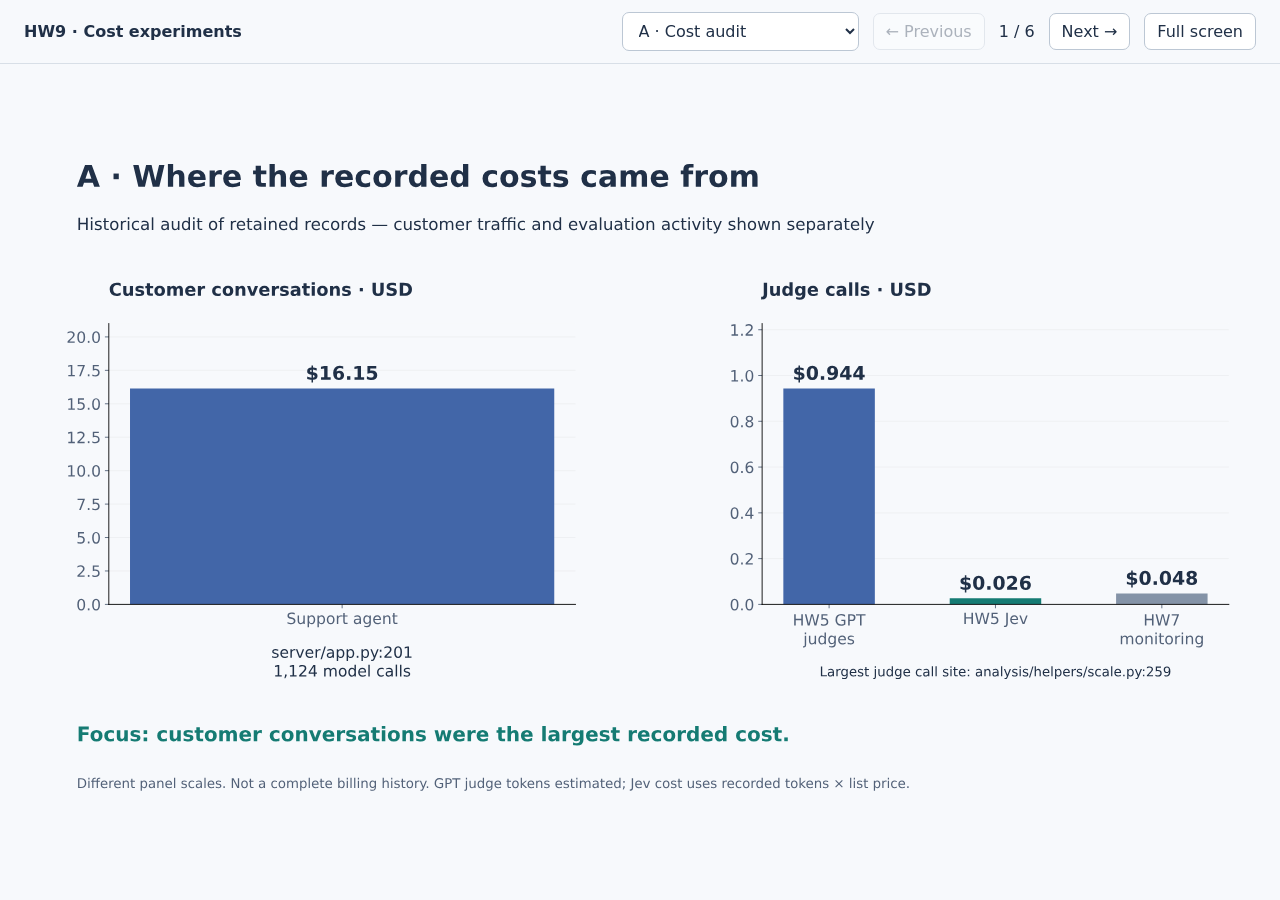
<file: profile/results/video/index.html>
<!doctype html><html lang="en"><meta charset="utf-8"><meta name="viewport" content="width=device-width,initial-scale=1"><title>HW9 · Cost experiments</title><style>
*{box-sizing:border-box}body{margin:0;background:#f7f9fc;color:#203047;font-family:system-ui,sans-serif}header{height:64px;padding:10px 24px;display:flex;align-items:center;gap:14px;border-bottom:1px solid #d8dfe7}header strong{margin-right:auto}button,select,input{font:inherit;border:1px solid #bcc7d4;border-radius:7px;padding:8px 12px;background:white;color:#203047}button{cursor:pointer}button:disabled{opacity:.35;cursor:default}section{display:none;height:calc(100vh - 64px)}section.active{display:flex;align-items:center;justify-content:center}section img{width:100%;height:100%;object-fit:contain}.calc>div{max-width:1100px;padding:40px}h1{font-size:46px}h2{font-size:48px;color:#b74939;min-height:60px}p{font-size:23px;line-height:1.5}small,.muted{color:#526178}.muted{font-size:16px}label{margin-right:18px}input{width:95px}#calculate{background:#157b73;color:white}
</style><header><strong>HW9 · Cost experiments</strong><select id="jump" aria-label="Choose chart"><option>A · Cost audit</option><option>B · Policy preloading</option><option>C · Prompt caching</option><option>D · Judge cascade</option><option>E · Configuration choice</option><option>Recalculate agreement</option></select><button id="prev">← Previous</button><span id="page"></span><button id="next">Next →</button><button id="full">Full screen</button></header><section><img src="01-cost-audit.svg" alt="A · Cost audit"></section><section><img src="02-policy-preloading.svg" alt="B · Policy preloading"></section><section><img src="03-prompt-caching.svg" alt="C · Prompt caching"></section><section><img src="04-judge-cascade.svg" alt="D · Judge cascade"></section><section><img src="05-configuration-choice.svg" alt="E · Configuration choice"></section><section class="calc"><div><small>RECALCULATE A SAVED RESULT · DEVELOPMENT ONLY</small><h1>Agreement with Jev</h1><p>33 reviews, with 5 disagreements at confidence = 1.00.</p><label>Reviews <input id="n" type="number" min="1" value="33"></label><label>Disagreements <input id="d" type="number" min="0" value="5"></label><button id="calculate">Recalculate</button><h2 id="answer"></h2><p>Required: 95%. Cascade rejected during development.</p><p class="muted">Changing these calculator inputs does not change the saved evaluation results.</p></div></section><script>
const slides=[...document.querySelectorAll('section')];let current=0;const jump=document.querySelector('#jump');function show(i){current=Math.max(0,Math.min(slides.length-1,i));slides.forEach((s,n)=>s.classList.toggle('active',n===current));jump.selectedIndex=current;document.querySelector('#page').textContent=`${current+1} / ${slides.length}`;document.querySelector('#prev').disabled=current===0;document.querySelector('#next').disabled=current===slides.length-1}document.querySelector('#prev').onclick=()=>show(current-1);document.querySelector('#next').onclick=()=>show(current+1);jump.onchange=()=>show(jump.selectedIndex);document.querySelector('#full').onclick=()=>document.fullscreenElement?document.exitFullscreen():document.documentElement.requestFullscreen();document.addEventListener('keydown',e=>{if(['INPUT','SELECT','BUTTON'].includes(e.target.tagName))return;if(e.key==='ArrowRight')show(current+1);if(e.key==='ArrowLeft')show(current-1)});document.querySelector('#calculate').onclick=()=>{const n=Number(document.querySelector('#n').value),d=Number(document.querySelector('#d').value);document.querySelector('#answer').textContent=Number.isInteger(n)&&Number.isInteger(d)&&n>0&&d>=0&&d<=n?`(${n} − ${d}) ÷ ${n} × 100 = ${((n-d)/n*100).toFixed(2)}%`:'Enter valid review and disagreement counts.'};show(0);
</script></html>
</file>
